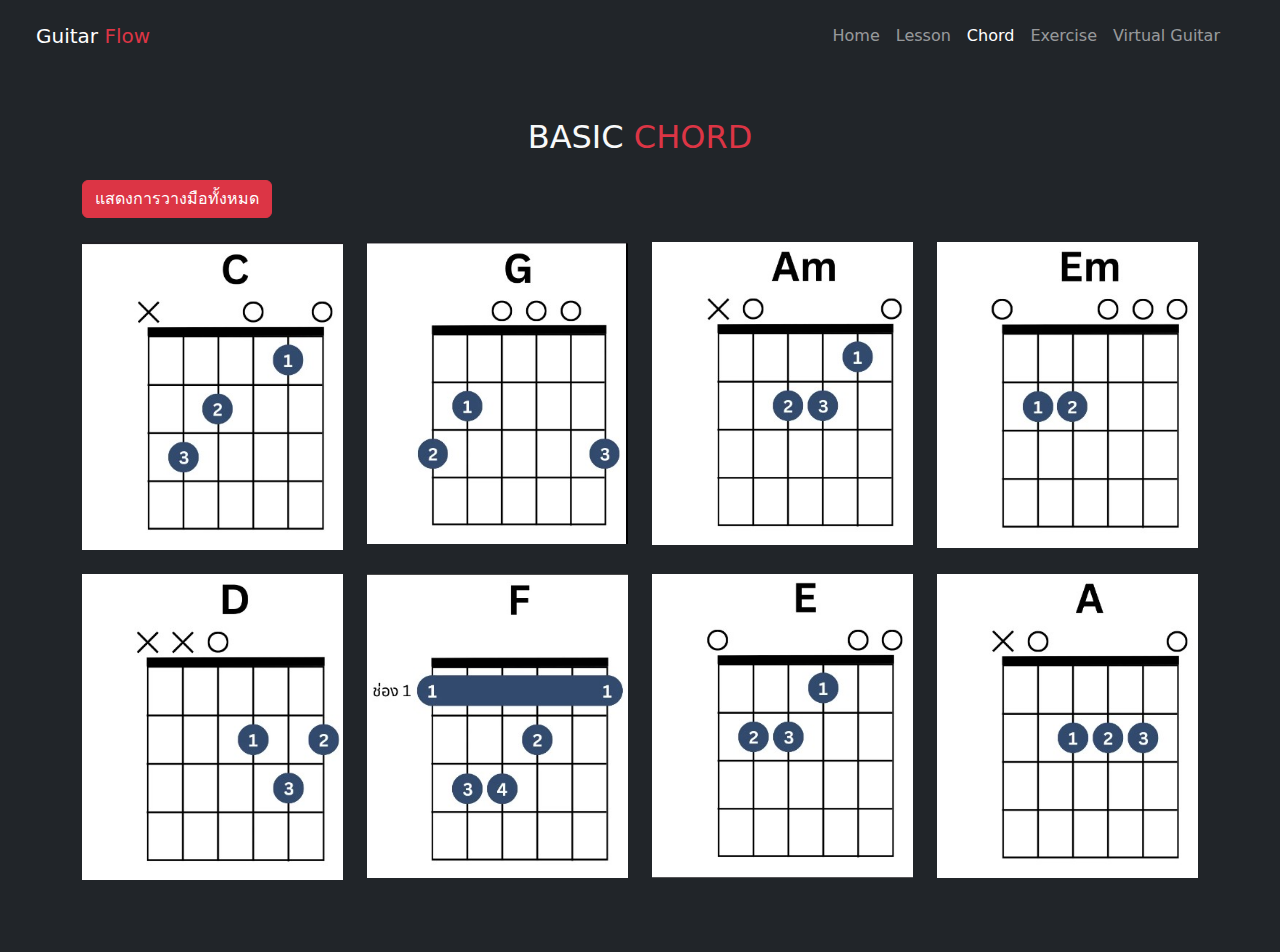
<file: chord.html>
<!doctype html>
<html lang="en">
<head>
    <meta charset="utf-8">
    <meta name="viewport" content="width=device-width, initial-scale=1">
    <title>Guitar Lessons</title>
    <link href="https://cdn.jsdelivr.net/npm/bootstrap@5.3.2/dist/css/bootstrap.min.css" rel="stylesheet">
    <style>
        .chord-info {
            display: none;
        }
    </style>
</head>
    <body class="bg-dark">
        <!-- NAV -->  
        <nav class="navbar navbar-expand-lg bg-dark navbar-dark py-3 p-4 fixed-top margin-bottom : 10px">
            <div class="container-fluid">
              <a href="#" class="navbar-brand">Guitar <span style="color: #dc3545;">Flow</span> </a>
              <!-- NAV toggler button-->  
              <button class="navbar-toggler" 
                type="button" 
                data-bs-toggle="collapse" 
                data-bs-target="#navmenu">
              <span class="navbar-toggler-icon"></span>
              </button>
              <!-- NAV items-->  
              <div class="collapse navbar-collapse" id="navmenu">
                <ul class="navbar-nav ms-auto px-3">
                  <li class="nav-item">
                    <a href="index.html" class="nav-link">Home</a>
                  </li>
                  <li class="nav-item">
                    <a href="index.html#learn" class="nav-link">Lesson</a>
                  </li>
                  <li class="nav-item">
                    <a href="chord.html" class="nav-link active">Chord</a>
                  </li>
                  <li class="nav-item">
                    <!-- <li class="nav-item"><a href="#instructors" class="nav-link">Tabs</a></li>-->
                  </li>
                  <li class="nav-item">
                    <a href="pricing.html" class="nav-link">Exercise</a>
                  </li>
                  <li class="nav-item">
                    <a href="virtualguitar.html" class="nav-link">Virtual Guitar</a>
                  </li>
                </ul>

              </div>
            </div>
          </nav>

    <!-- Basic Chord Section -->
    <section class="container py-5" style="margin-top: 70px;">
        <h2 class="text-light text-center mb-4 ">BASIC <span style="color: #dc3545;">CHORD</span>

        </h2>
        <div class="text-start mb-4">
          <button id="toggleButton" class="btn btn-danger" onclick="toggleAllChords()">แสดงการวางมือทั้งหมด</button>    
        </div>
        <div class="row text-center">
            <!-- Chord C -->
            <div class="col-md-3 mb-4">
                <div class="chord-item">
                    <img src="images/profile12.jpg" alt="คอร์ด C" class="img-fluid">

                    <div id="C" class="chord-info">
                        <img src="images/CHO/C.jpg" alt="การวางมือคอร์ด C" class="img-fluid mt-3">
                    </div>
                </div>
            </div>
            <!-- Chord G -->
            <div class="col-md-3 mb-4">
                <div class="chord-item">
                    <img src="images/profile2.jpg" alt="คอร์ด G" class="img-fluid">

                    <div id="G" class="chord-info">
                        <img src="images/CHO/G.jpg" alt="การวางมือคอร์ด G" class="img-fluid mt-3">
                    </div>
                </div>
            </div>
            <!-- Chord Am -->
            <div class="col-md-3 mb-4">
                <div class="chord-item">
                    <img src="images/profile3.jpg" alt="คอร์ด Am" class="img-fluid">

                    <div id="Am" class="chord-info">
                        <img src="images/CHO/Am.jpg" alt="การวางมือคอร์ด Am" class="img-fluid mt-3">
                    </div>
                </div>
            </div>
            <!-- Chord Em -->
            <div class="col-md-3 mb-4">
                <div class="chord-item">
                    <img src="images/profile4.jpg" alt="คอร์ด Em" class="img-fluid">

                    <div id="Em" class="chord-info">
                        <img src="images/CHO/Em.jpg" alt="การวางมือคอร์ด Em" class="img-fluid mt-3">
                    </div>
                </div>
            </div>
            <!-- Chord D -->
            <div class="col-md-3 mb-4">
                <div class="chord-item">
                    <img src="images/profile5.jpg" alt="คอร์ด D" class="img-fluid">

                    <div id="D" class="chord-info">
                        <img src="images/CHO/D.jpg" alt="การวางมือคอร์ด D" class="img-fluid mt-3">
                    </div>
                </div>
            </div>
            <!-- Chord F -->
            <div class="col-md-3 mb-4">
                <div class="chord-item">
                    <img src="images/profile6.jpg" alt="คอร์ด F" class="img-fluid">

                    <div id="F" class="chord-info">
                        <img src="images/CHO/F.jpg" alt="การวางมือคอร์ด F" class="img-fluid mt-3">
                    </div>
                </div>
            </div>
            <!-- Chord E -->
            <div class="col-md-3 mb-4">
                <div class="chord-item">
                    <img src="images/profile7.jpg" alt="คอร์ด E" class="img-fluid">

                    <div id="E" class="chord-info">
                        <img src="images/CHO/E.jpg" alt="การวางมือคอร์ด E" class="img-fluid mt-3">
                    </div>
                </div>
            </div>
            <!-- Chord A -->
            <div class="col-md-3 mb-4">
                <div class="chord-item">
                    <img src="images/profile8.jpg" alt="คอร์ด A" class="img-fluid">

                    <div id="A" class="chord-info">
                        <img src="images/CHO/A.jpg" alt="การวางมือคอร์ด A" class="img-fluid mt-3">
                    </div>
                </div>
            </div>
        </div>
    </section>

    <!-- JavaScript -->
    <script>
        function toggleChord(chord) {
            const chordInfo = document.getElementById(chord);
            chordInfo.style.display = (chordInfo.style.display === "block") ? "none" : "block";
        }

        function toggleAllChords() {
            const allChords = document.querySelectorAll(".chord-info");
            const toggleButton = document.getElementById("toggleButton");
            const showAll = toggleButton.textContent === "แสดงการวางมือทั้งหมด";

            allChords.forEach(chordInfo => {
                chordInfo.style.display = showAll ? "block" : "none";
            });

            toggleButton.textContent = showAll ? "ซ่อนการวางมือทั้งหมด" : "แสดงการวางมือทั้งหมด";
        }
    </script>

    <script src="https://cdn.jsdelivr.net/npm/bootstrap@5.3.2/dist/js/bootstrap.bundle.min.js"></script>
</body>
</html>
</file>
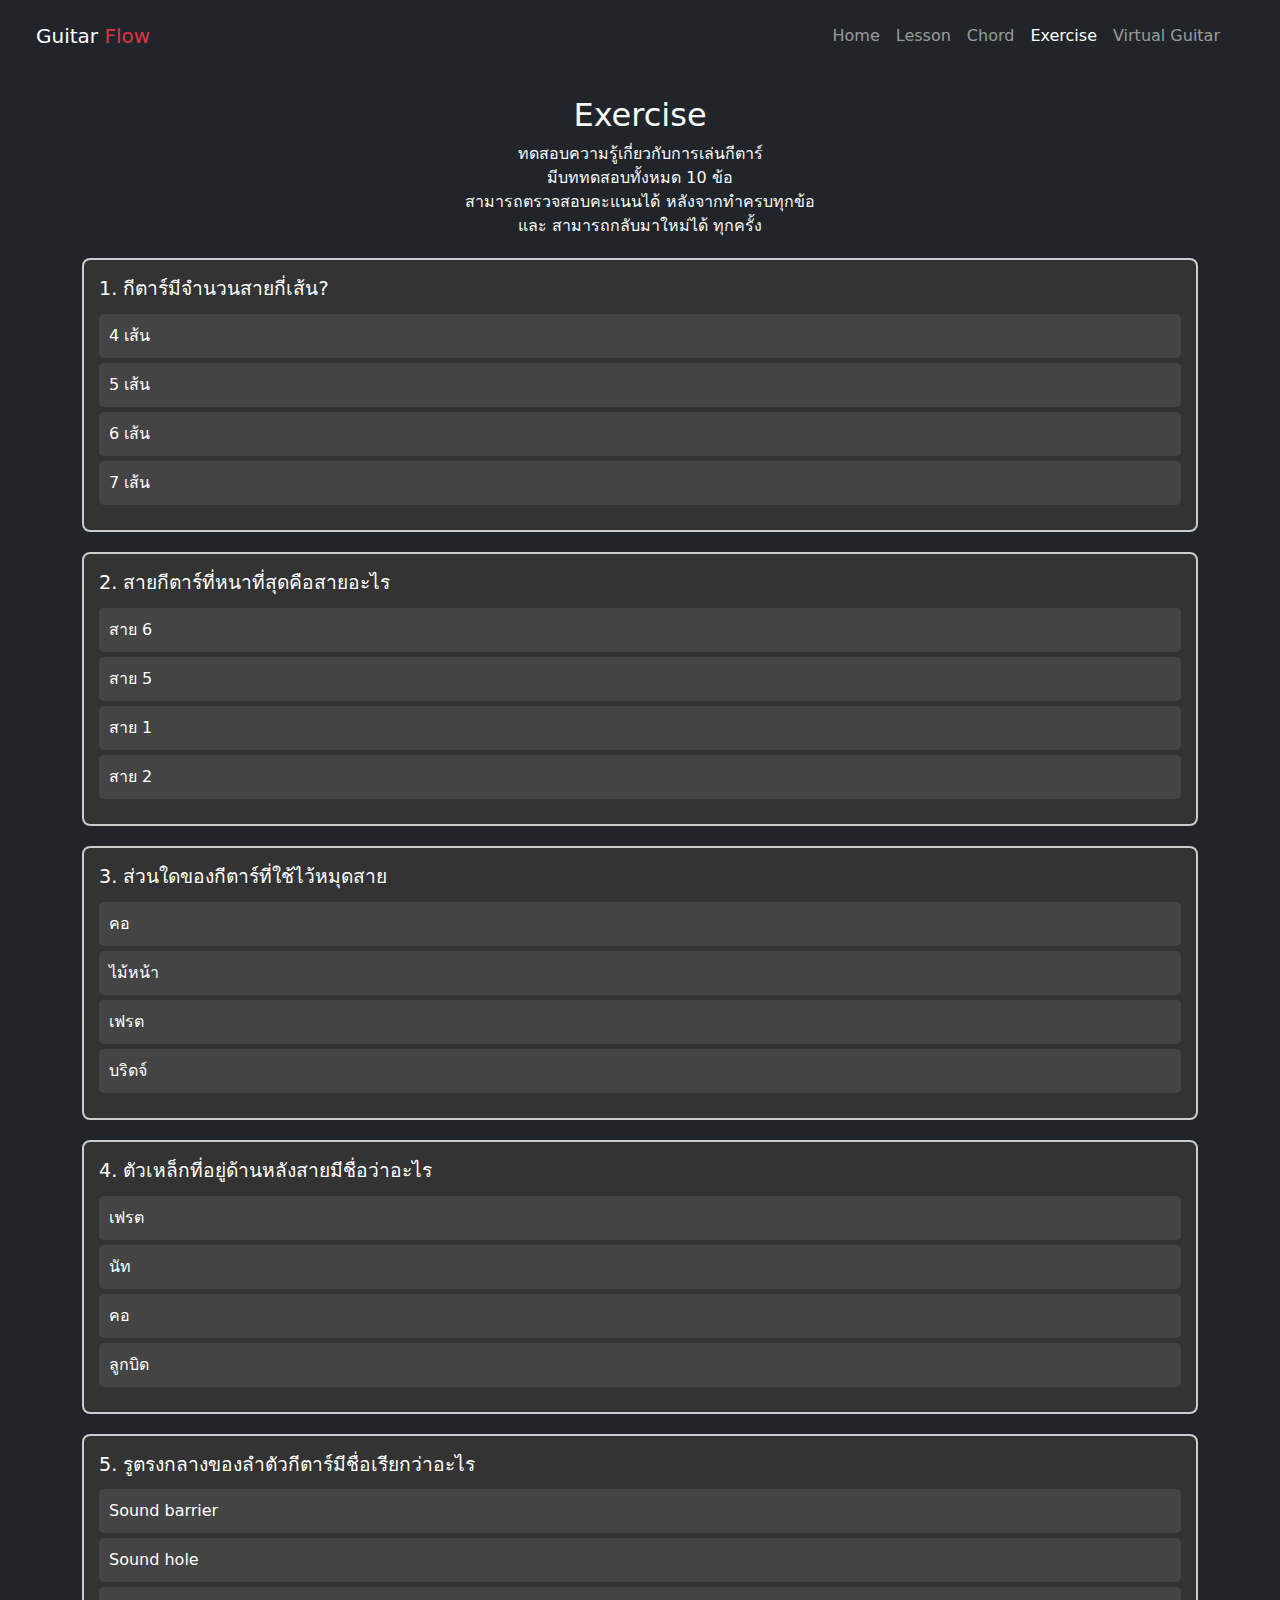
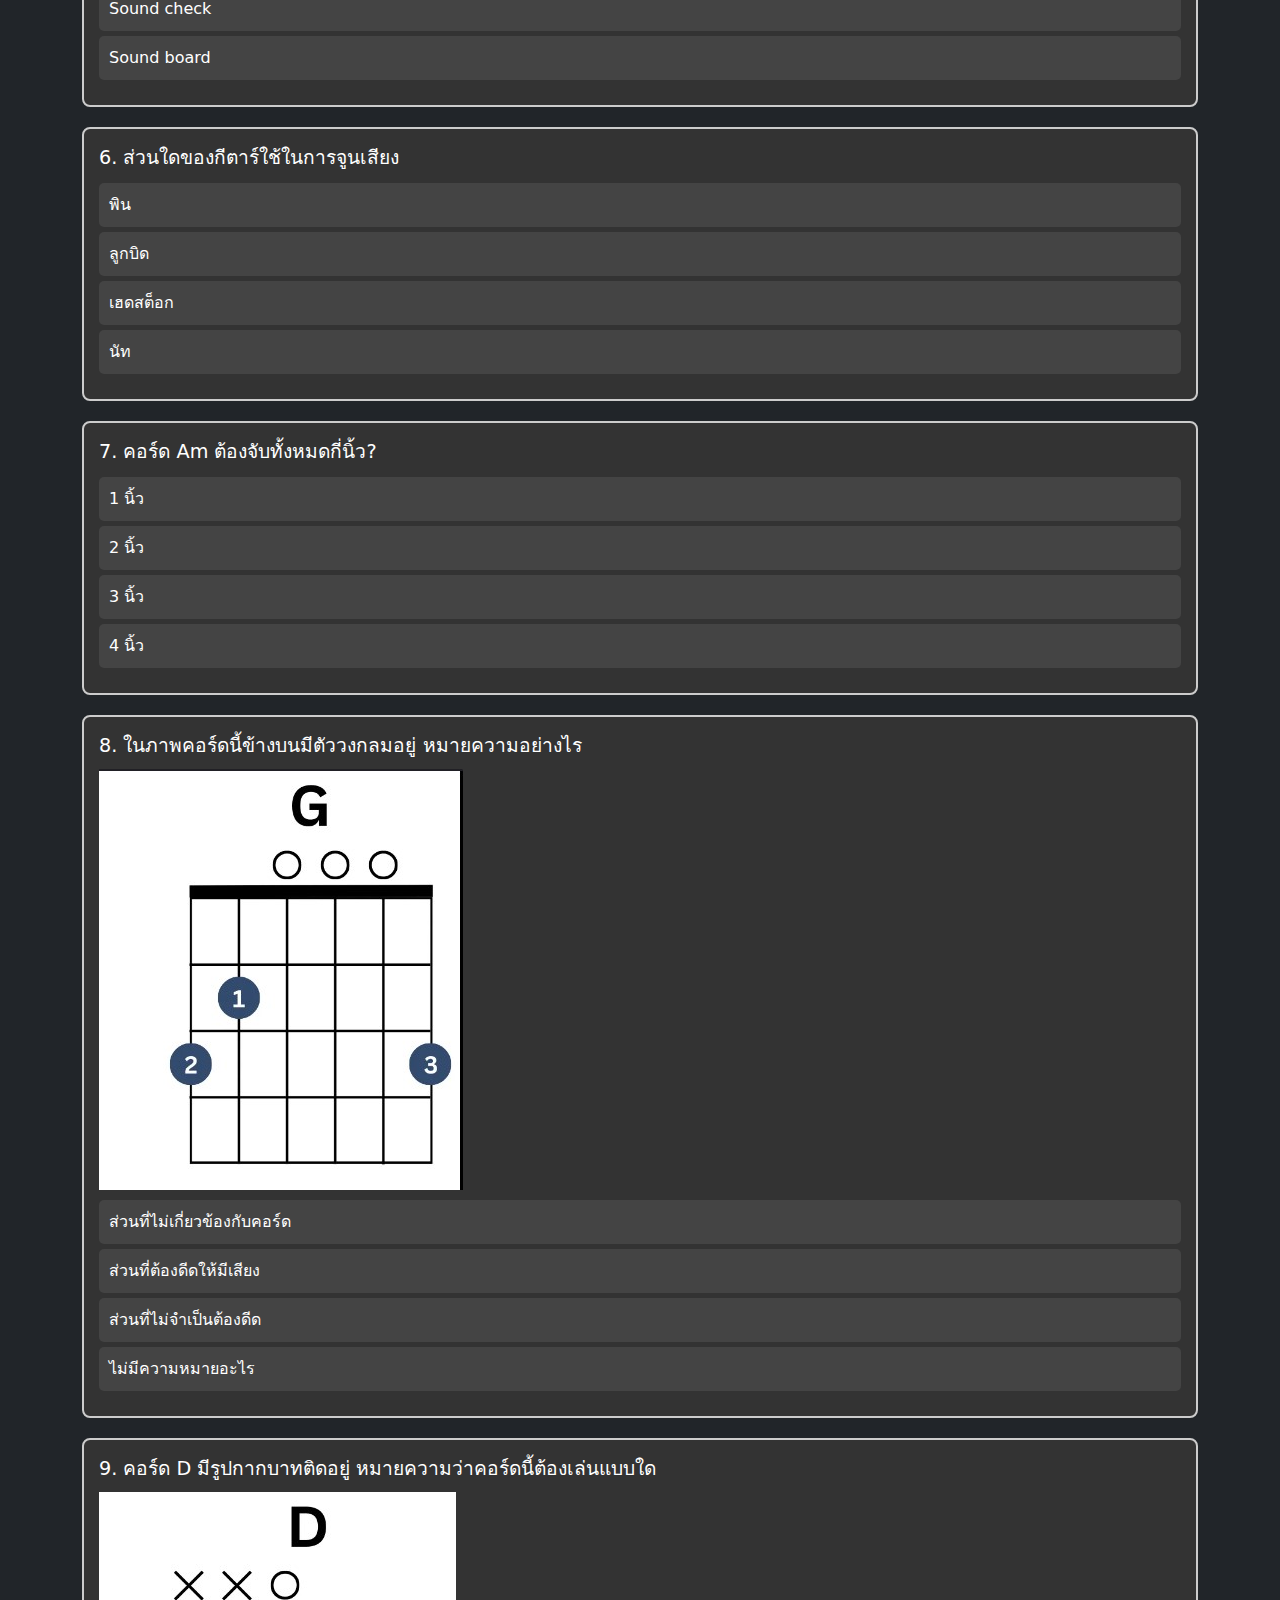
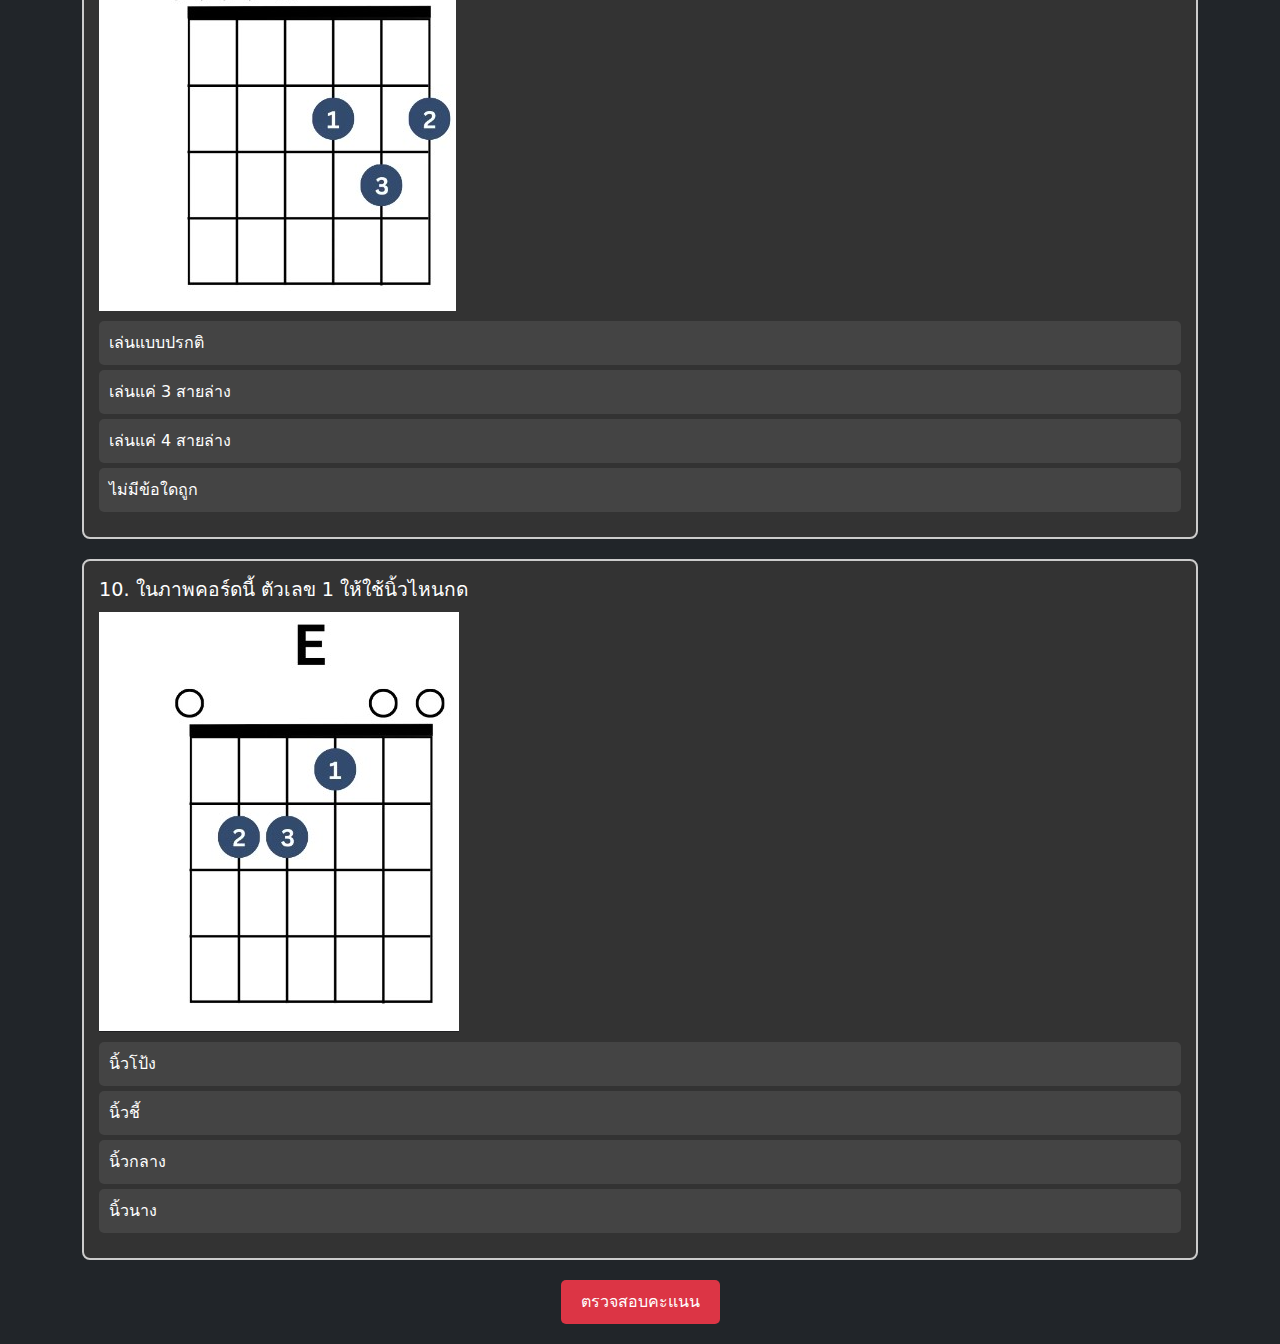
<file: pricing.html>
<!DOCTYPE html>
<html lang="en">
<head>
    <meta charset="UTF-8">
    <meta name="viewport" content="width=device-width, initial-scale=1.0">
    <title>Guitar Lessons</title>
    <link href="https://cdn.jsdelivr.net/npm/bootstrap@5.3.2/dist/css/bootstrap.min.css" rel="stylesheet">
    <style>
        .question-container {
            margin: 20px 0;
            padding: 15px;
            border: 2px solid #ccc;
            border-radius: 8px;
            background-color: #333;
        }
        .question {
            font-size: 1.2rem;
            color: #fff;
            margin-bottom: 10px;
        }
        .options .option {
            padding: 10px;
            margin: 5px 0;
            background-color: #444;
            border-radius: 5px;
            cursor: pointer;
            color: #fff;
            transition: background-color 0.3s;
        }
        .options .option:hover {
            background-color: #dc3545;
        }
        .options .option.selected {
            background-color: #17a2b8;
        }
        .score {
            font-size: 1.5rem;
            margin-top: 20px;
            color: white;
        }
        .submit-btn {
            background-color: #dc3545;
            color: white;
            padding: 10px 20px;
            border-radius: 5px;
            border: none;
            cursor: pointer;
        }
        .submit-btn:hover {
            background-color: #c82333;
        }
        .result {
            margin-top: 10px;
            color: #ffc107;
            font-weight: bold;
        }
    </style>
</head>
    <body class="bg-dark">
        <!-- NAV -->  
        <nav class="navbar navbar-expand-lg bg-dark navbar-dark py-3 p-4 fixed-top margin-bottom : 10px">
            <div class="container-fluid">
                <a href="#" class="navbar-brand">Guitar <span style="color: #dc3545;">Flow</span> </a>
              <!-- NAV toggler button-->  
              <button class="navbar-toggler" 
                type="button" 
                data-bs-toggle="collapse" 
                data-bs-target="#navmenu">
              <span class="navbar-toggler-icon"></span>
              </button>
              <!-- NAV items-->  
              <div class="collapse navbar-collapse" id="navmenu">
                <ul class="navbar-nav ms-auto px-3">
                  <li class="nav-item">
                    <a href="index.html" class="nav-link">Home</a>
                  </li>
                  <li class="nav-item">
                    <a href="index.html#learn" class="nav-link">Lesson</a>
                  </li>
                  <li class="nav-item">
                    <a href="chord.html" class="nav-link">Chord</a>
                  </li>
                  <li class="nav-item">
                    <!-- <li class="nav-item"><a href="#instructors" class="nav-link">Tabs</a></li>-->
                  </li>
                  <li class="nav-item">
                    <a href="pricing.html" class="nav-link active">Exercise</a>
                  </li>
                  <li class="nav-item">
                    <a href="virtualguitar.html" class="nav-link">Virtual Guitar</a>
                  </li>
                </ul>
              </div>
            </div>
          </nav>
    <div class="container mt-5 pt-5">
        <h2 class="text-center text-light">Exercise</h2>
        <p class="text-center text-light">ทดสอบความรู้เกี่ยวกับการเล่นกีตาร์
            <br>มีบททดสอบทั้งหมด 10 ข้อ 
            <br>สามารถตรวจสอบคะแนนได้ หลังจากทำครบทุกข้อ
            <br>และ สามารถกลับมาใหม่ได้ ทุกครั้ง
        </p>

        <!-- Questions -->
        <div id="questions-container">
            <!-- ใช้ JavaScript สร้างคำถาม -->
        </div>

        <!-- Submit Button -->
        <div class="text-center">
            <button class="submit-btn" onclick="checkScore()">ตรวจสอบคะแนน</button>
            <div id="final-score" class="score"></div>
            <button class="submit-btn" id="restart-btn" onclick="restartQuiz()" style="display: none;">ทำข้อสอบใหม่</button>
        </div>
    </div>

    <script>
        const questions = [
            { question: "กีตาร์มีจำนวนสายกี่เส้น?", options: ["4 เส้น", "5 เส้น", "6 เส้น", "7 เส้น"], correct: "6 เส้น" },
            { question: "สายกีตาร์ที่หนาที่สุดคือสายอะไร", options: ["สาย 6", "สาย 5", "สาย 1", "สาย 2"], correct: "สาย 6" },
            { question: "ส่วนใดของกีตาร์ที่ใช้ไว้หมุดสาย", options: ["คอ", "ไม้หน้า", "เฟรต", "บริดจ์"], correct: "บริดจ์" },
            { question: "ตัวเหล็กที่อยู่ด้านหลังสายมีชื่อว่าอะไร", options: ["เฟรต", "นัท", "คอ", "ลูกบิด"], correct: "เฟรต" },
            { question: "รูตรงกลางของลำตัวกีตาร์มีชื่อเรียกว่าอะไร", options: ["Sound barrier", "Sound hole", "Sound check", "Sound board"], correct: "Sound hole" },
            { question: "ส่วนใดของกีตาร์ใช้ในการจูนเสียง", options: ["พิน", "ลูกบิด", "เฮดสต็อก", "นัท"], correct: "ลูกบิด" },
            { question: "คอร์ด Am ต้องจับทั้งหมดกี่นิ้ว?", options: ["1 นิ้ว", "2 นิ้ว", "3 นิ้ว", "4 นิ้ว"], correct: "3 นิ้ว" },
            { question: "ในภาพคอร์ดนี้ข้างบนมีตัววงกลมอยู่ หมายความอย่างไร", options: ["ส่วนที่ไม่เกี่ยวข้องกับคอร์ด", "ส่วนที่ต้องดีดให้มีเสียง", "ส่วนที่ไม่จำเป็นต้องดีด", "ไม่มีความหมายอะไร"], correct: "ส่วนที่ต้องดีดให้มีเสียง" ,image: "images/profile2.jpg"},
            { question: "คอร์ด D มีรูปกากบาทติดอยู่ หมายความว่าคอร์ดนี้ต้องเล่นแบบใด", options: ["เล่นแบบปรกติ", "เล่นแค่ 3 สายล่าง", "เล่นแค่ 4 สายล่าง", "ไม่มีข้อใดถูก"], correct: "เล่นแค่ 4 สายล่าง" ,image: "images/profile5.jpg"},
            { question: "ในภาพคอร์ดนี้ ตัวเลข 1 ให้ใช้นิ้วไหนกด", options: ["นิ้วโป้ง", "นิ้วชี้", "นิ้วกลาง", "นิ้วนาง"], correct: "นิ้วชี้", image: "images/profile7.jpg" },

        ];

        let userAnswers = {};

 // ฟังก์ชันสร้างคำถาม
        function loadQuestions() {
            const container = document.getElementById("questions-container");
            container.innerHTML = '';  // รีเซ็ตคำถามเก่า
            questions.forEach((q, index) => {
                container.innerHTML += `
                    <div class="question-container">
                        <div class="question">
                            ${index + 1}. ${q.question}
                            <br>
                            ${q.image ? `<img src="${q.image}" alt="Question Image" class="img-fluid mt-2">` : ''}
                        </div>
                        <div class="options">
                            ${q.options.map(option => `<div class="option" onclick="selectOption(${index}, this)">${option}</div>`).join('')}
                        </div>
                        <div id="result${index}" class="result"></div>
                    </div>
                `;
            });
        }


        // บันทึกคำตอบที่ผู้ใช้เลือก
        function selectOption(questionIndex, element) {
            userAnswers[questionIndex] = element.innerText;
            const options = element.parentElement.querySelectorAll('.option');
            options.forEach(option => option.classList.remove('selected'));
            element.classList.add('selected');
        }

        // ตรวจสอบคะแนนและแสดงผลลัพธ์
        function checkScore() {
            let score = 0;
            questions.forEach((q, index) => {
                const resultElement = document.getElementById(`result${index}`);
                if (userAnswers[index] === q.correct) {
                    score++;
                    resultElement.textContent = "✅ ถูกต้อง!";
                    resultElement.style.color = "#28a745";
                } else {
                    resultElement.textContent = `❌ ผิด! คำตอบที่ถูกต้องคือ ${q.correct}`;
                    resultElement.style.color = "#dc3545";
                }
            });
            document.getElementById("final-score").textContent = `คุณได้คะแนน ${score} / ${questions.length}`;
            document.getElementById("restart-btn").style.display = 'inline-block'; // แสดงปุ่มทำข้อสอบใหม่
        }

        // รีเซ็ตคำตอบและโหลดคำถามใหม่
        function restartQuiz() {
            userAnswers = {};  // รีเซ็ตคำตอบ
            document.getElementById("final-score").textContent = '';  // ลบคะแนนที่แสดง
            document.getElementById("restart-btn").style.display = 'none';  // ซ่อนปุ่มทำข้อสอบใหม่
            loadQuestions();  // โหลดคำถามใหม่
        }

        // โหลดคำถามเมื่อหน้าเว็บโหลด
        window.onload = loadQuestions;
    </script>

    <script src="https://cdn.jsdelivr.net/npm/bootstrap@5.3.2/dist/js/bootstrap.bundle.min.js"></script>

</body>
</html>
</file>
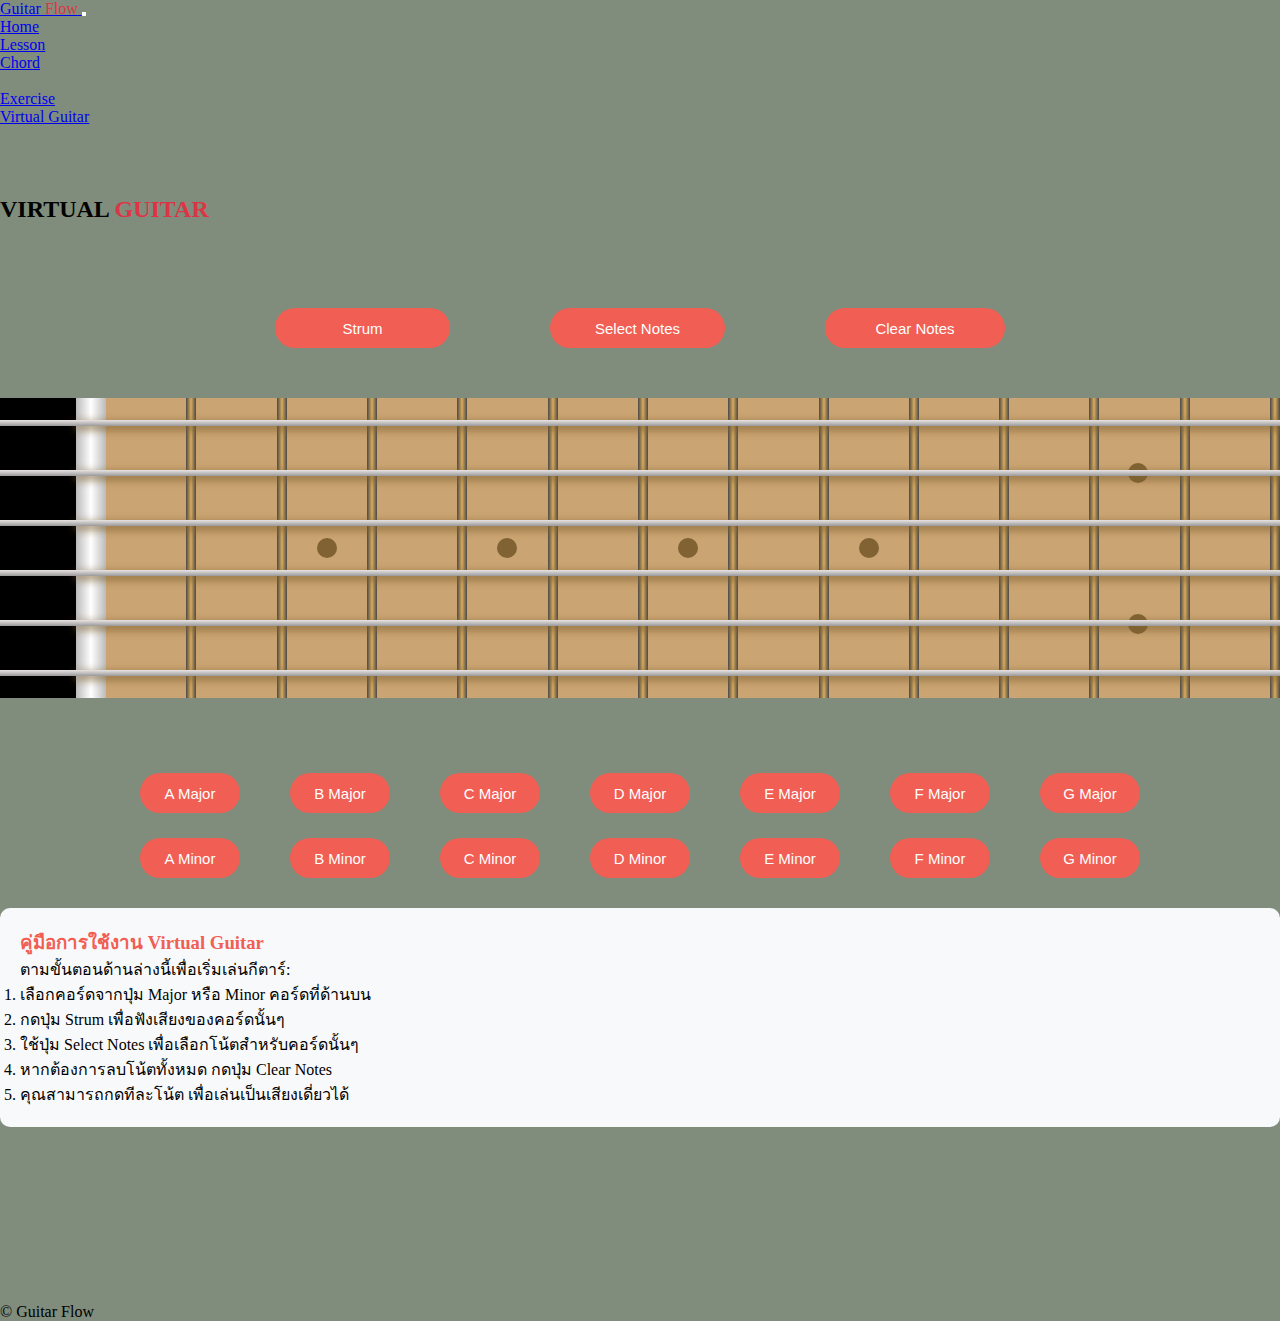
<file: virtualguitar.html>
<!DOCTYPE html>
<html lang="en">
<head>
  <meta charset="utf-8">
  <meta name="viewport" content="width=device-width, initial-scale=1">
  <title>Guitar Lessons</title>
  <link href="https://cdn.jsdelivr.net/npm/bootstrap@5.3.2/dist/css/bootstrap.min.css" rel="stylesheet" 
  integrity="sha384-T3c6CoIi6uLrA9TneNEoa7RxnatzjcDSCmG1MXxSR1GAsXEV/Dwwykc2MPK8M2HN" crossorigin="anonymous">
  <link rel="stylesheet" href="https://cdn.jsdelivr.net/npm/bootstrap-icons@1.11.1/font/bootstrap-icons.css" 
  integrity="sha384-4LISF5TTJX/fLmGSxO53rV4miRxdg84mZsxmO8Rx5jGtp/LbrixFETvWa5a6sESd" crossorigin="anonymous">

  <!-- <script src="./index.js" defer></script> -->
  <link href="vstyle.css" rel="stylesheet">

 
  <!-- Google tag (gtag.js) -->
</head>
  <body class="bg-dark">
    <!-- NAV -->  
    <nav class="navbar navbar-expand-lg bg-dark navbar-dark py-3 p-4 fixed-top style=margin-bottom: 10px;">
        <div class="container-fluid">
          <a href="#" class="navbar-brand">Guitar <span style="color: #dc3545;">Flow</span> </a>
          <!-- NAV toggler button-->  
          <button class="navbar-toggler" 
            type="button" 
            data-bs-toggle="collapse" 
            data-bs-target="#navmenu">
          <span class="navbar-toggler-icon"></span>
          </button>
          <!-- NAV items-->  
          <div class="collapse navbar-collapse" id="navmenu">
            <ul class="navbar-nav ms-auto px-3">
              <li class="nav-item">
                <a href="index.html" class="nav-link">Home</a>
              </li>
              <li class="nav-item">
                <a href="index.html#learn" class="nav-link">Lesson</a>
              </li>
              <li class="nav-item">
                <a href="chord.html" class="nav-link">Chord</a>
              </li>
              <li class="nav-item">
                <!-- <li class="nav-item"><a href="#instructors" class="nav-link">Tabs</a></li>-->
              </li>
              <li class="nav-item">
                <a href="pricing.html" class="nav-link">Exercise</a>
              </li>
              <li class="nav-item">
                <a href="virtualguitar.html" class="nav-link active">Virtual Guitar</a>
              </li>
            </ul>
            
          </div>
        </div>
      </nav>

<script async src="https://www.googletagmanager.com/gtag/js?id=G-LPPJL5M59H"></script>



<script>
  window.dataLayer = window.dataLayer || [];
  function gtag(){dataLayer.push(arguments);}
  gtag('js', new Date());

  gtag('config', 'G-LPPJL5M59H');
</script>



</head>

<section  style="margin-top: 70px;">
  <h2 class="text-light text-center mb-4 ">VIRTUAL <span style="color: #dc3545;">GUITAR</span>

  </h2>
<body>
  
    <div class="settings" style="margin-top: 60px;">
      
        <button class="strum_button">Strum</button>
        <button class="select_notes_button">Select Notes</button>
        <button class="clear_notes_button">Clear Notes</button>
    </div>
    <div class="fretboard"></div>
    <div class="chord_container">
        <div class="chord_selection">
            <button id="a_major_button">A Major</button>
            <button id="b_major_button">B Major</button>
            <button id="c_major_button">C Major</button>
            <button id="d_major_button">D Major</button>
            <button id="e_major_button">E Major</button>
            <button id="f_major_button">F Major</button>
            <button id="g_major_button">G Major</button>
        </div>
        <div class="chord_selection">
            <button id="a_minor_button">A Minor</button>
            <button id="b_minor_button">B Minor</button>
            <button id="c_minor_button">C Minor</button>
            <button id="d_minor_button">D Minor</button>
            <button id="e_minor_button">E Minor</button>
            <button id="f_minor_button">F Minor</button>
            <button id="g_minor_button">G Minor</button>
        </div>

        <div class="chord_dropdowns">
            <select id="major_chords" class="chord_dropdown">
                <option value="">Major Chords</option>
                <option value="A Major">A Major</option>
                <option value="B Major">B Major</option>
                <option value="C Major">C Major</option>
                <option value="D Major">D Major</option>
                <option value="E Major">E Major</option>
                <option value="F Major">F Major</option>
                <option value="G Major">G Major</option>
            </select>
            <select id="minor_chords" class="chord_dropdown">
                <option value="">Minor Chords</option>
                <option value="A Minor">A Minor</option>
                <option value="B Minor">B Minor</option>
                <option value="C Minor">C Minor</option>
                <option value="D Minor">D Minor</option>
                <option value="E Minor">E Minor</option>
                <option value="F Minor">F Minor</option>
                <option value="G Minor">G Minor</option>
            </select>
        </div>
      
    </div>

    <div class="tutorial-section" style="margin-top: 30px; padding: 20px; background-color: #f8f9fa; border-radius: 10px;">
      <h3 class="tutorial-title" style="color: #f15e53;">คู่มือการใช้งาน Virtual Guitar</h3>
      <p class="tutorial-description">
          ตามขั้นตอนด้านล่างนี้เพื่อเริ่มเล่นกีตาร์:
      </p>
      <ol class="tutorial-steps">
          <li>เลือกคอร์ดจากปุ่ม Major หรือ Minor คอร์ดที่ด้านบน</li>
          <li>กดปุ่ม Strum เพื่อฟังเสียงของคอร์ดนั้นๆ</li>
          <li>ใช้ปุ่ม Select Notes เพื่อเลือกโน้ตสำหรับคอร์ดนั้นๆ</li>
          <li>หากต้องการลบโน้ตทั้งหมด กดปุ่ม Clear Notes</li>
          <li>คุณสามารถกดทีละโน้ต เพื่อเล่นเป็นเสียงเดี่ยวได้</li>
      </ol>
  </div>
    <!-- Footer -->
    <footer class="bg-dark text-white text-center p-4" style="margin-top: 176px;">
      <p>&copy; Guitar Flow</p>
    </footer>
    
    <script src="script.js"></script>
    <script src="https://cdn.jsdelivr.net/npm/bootstrap@5.3.2/dist/js/bootstrap.bundle.min.js"></script>
</body>
</html>
</file>
<file: vstyle.css>
:root{
    --note_dot_opacity: 0;
}

* {
    margin: 0;
    padding: 0;
}

body{
    background: #808D7C;
}

.fretboard{
    display: flex;
    flex-direction: column;
    background-color: #caa472;
    width: 100%;
    height: 300px;
    margin-top: 50px;
}

.string{
    width: 100%;
    height: 100%;
    display: flex;
    position: relative;
}
.string:before{
    content: '';
    width: 100%;
    height: 6px;
    background: linear-gradient(#e9e4e4, #999);
    box-shadow: 76px 3px 10px #806233;
    z-index: 1;
    position: absolute;
    top: 22px;
}

.note-fret{
    display: flex;
    flex: 1;
    border-right: 10px solid;
    border-image: linear-gradient(to left, #494949, #d9aa5c, #494949) 1 100%;
    justify-content: center;
    align-items: center;
    position: relative;
}

.note-fret:first-child{
    background-color: black;
    min-width: 76px;
    border-right: 30px solid;
    flex-grow: 0;
    flex-shrink: 0;
    border-image: linear-gradient(to left, #bbb, #fff, #bbb) 1 100%;
}

.note-fret:before {
    content: attr(data-note);
    width: 33px;
    height: 33px;
    text-align: center;
    border-radius: 50%;
    line-height: 33px;
    background-color: #C9DABF;
    z-index: 2;
    color: black;
    opacity: var(--note_dot_opacity);
    font-family: "Poppins", sans-serif;
}

.marked-note:before {
    opacity: 1; 
}

.single-fretmark:after{
    content: '';
    position: absolute;
    height: 20px;
    width: 20px;
    border-radius: 50%;
    background-color: #806233;
    top: 140px;
}

.double-fretmark:before{
    content: '';
    position: absolute;
    height: 20px;
    width: 20px;
    border-radius: 50%;
    background-color: #806233;
    top: 55px;
    transform: translate(-140%, 50%);
}

.double-fretmark:after{
    content: '';
    position: absolute;
    height: 20px;
    width: 20px;
    border-radius: 50%;
    background-color: #806233;
    top: 206px;
    transform: translate(-140%, 50%);
}

.settings{
    margin-top: 30px;
    display: flex;
    flex-direction: row;
    justify-content: center;
    gap: 100px;
}

.strum_button{
    width: 175px;
    height: 40px;
    margin-top: 25px;
    border-radius: 25px;
    font-family: "Poppins", sans-serif;
    font-size: 15px;
    transition: transform 0.5s cubic-bezier(0.68, -0.55, 0.27, 1.55);
    border: none;
    background-color: #f15e53;
}

.strum_button:hover{
    transform: scale(1.2);
}

.select_notes_button{
    width: 175px;
    height: 40px;
    margin-top: 25px;
    border-radius: 25px;
    font-family: "Poppins", sans-serif;
    font-size: 15px;
    transition: transform 0.5s cubic-bezier(0.68, -0.55, 0.27, 1.55);
    border: none;
    background-color: #f15e53;
}

.select_notes_button:hover{
    transform: scale(1.2);
}

.clear_notes_button{
    width: 180px;
    height: 40px;
    margin-top: 25px;
    border-radius: 25px;
    font-family: "Poppins", sans-serif;
    font-size: 15px;
    transition: transform 0.5s cubic-bezier(0.68, -0.55, 0.27, 1.55);
    border: none;
    background-color: #f15e53;
}

.clear_notes_button:hover{
    transform: scale(1.2);
}

.chord_container{
    display: flex;
    flex-direction: column;
    justify-content: center;
    align-items: center;
    margin-top: 50px;
}

.chord_selection{
    display: flex;
    gap: 50px;
}

.chord_selection button{
    width: 180px;
    height: 40px;
    margin-top: 25px;
    border-radius: 25px;
    font-family: "Poppins", sans-serif;
    font-size: 15px;
    transition: transform 0.5s cubic-bezier(0.68, -0.55, 0.27, 1.55);
    border: none;
    background-color: #f15e53;
}

.chord_selection button:hover{
    transform: scale(1.1)
}

.chord_dropdowns{
    display: flex;
    display: none;
    gap: 50px;
}
.chord_dropdown {
    width: 60%; 
    padding: 10px;
    font-size: 16px;
    border-radius: 5px;
    font-family: "Poppins", sans-serif;
    font-size: 15px;
    border: 1px solid #C9DABF;
    background-color: #C9DABF;
    margin: 10px 0;
}

@media (max-width: 1366px) {
    .chord_selection button {
        width: 100px; /* Reset to original width on large screens */
    }
}

@media (max-width: 1200px) {
    .chord_selection button {
        width: 100px; /* Reset to original width on large screens */
    }
}

@media (max-width: 1024px) {
    .chord_selection {
        display: none; /* Hide buttons on smaller screens */
    }
    .chord_dropdowns {
        display: flex; /* Show dropdowns on smaller screens */
        align-items: center;
        gap: 10px;
    }
    .settings{
        gap: 50px
    }
}
button.active {
    background-color: #f7ac5c; /* สีของปุ่มเมื่อถูกกด */
    color: white; /* ตัวอักษรสีขาว */
    border: 2px solid #fff;
}

button.active {
    background-color: #f7ac5c; /* สีของปุ่มเมื่อถูกกด */
    color: white; /* ตัวอักษรสีขาว */
    border: 2px solid #fff;
}

button {
    background-color: #f15e53; /* สีเริ่มต้นของปุ่ม */
    color: white; /* ตัวอักษรสีขาว */
    border: 2px solid #fff;
    transition: background-color 0.1s ease; /* เพิ่ม transition ให้เกิดการเปลี่ยนสี */
}
</file>
